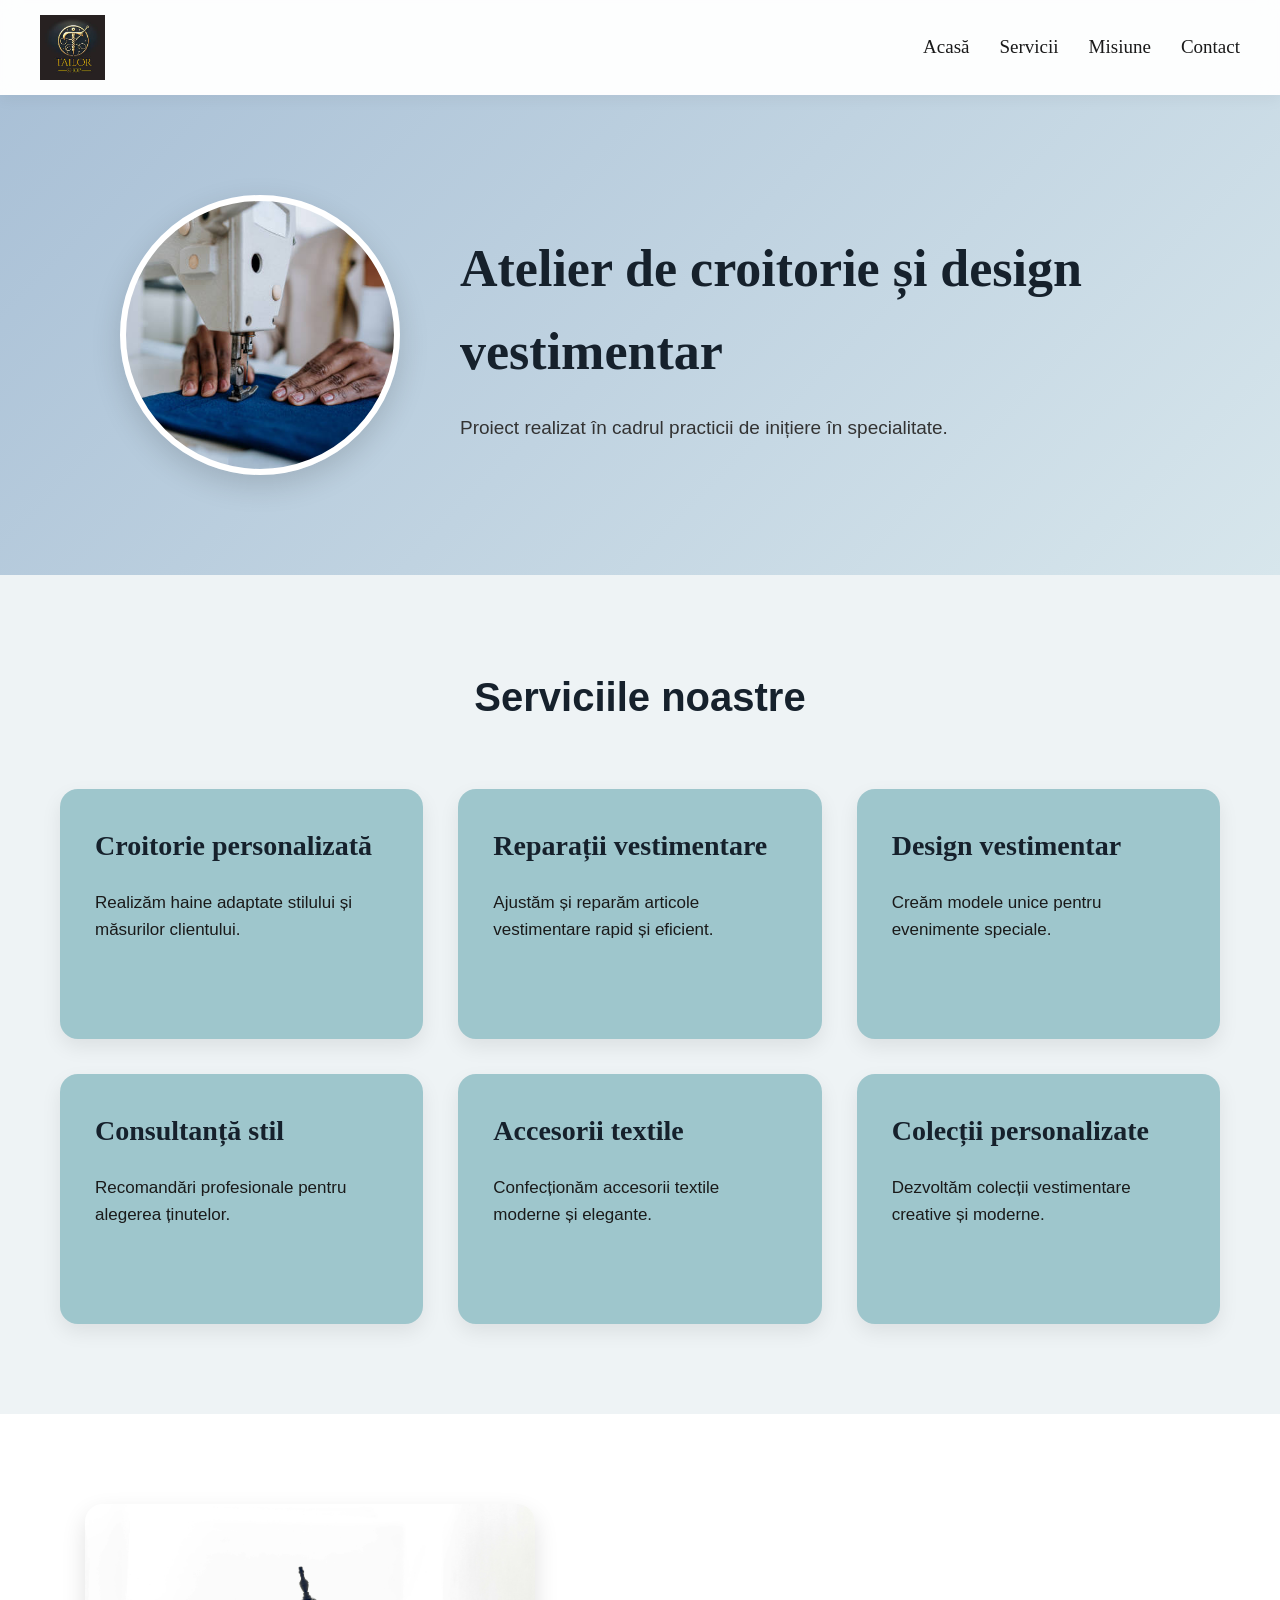
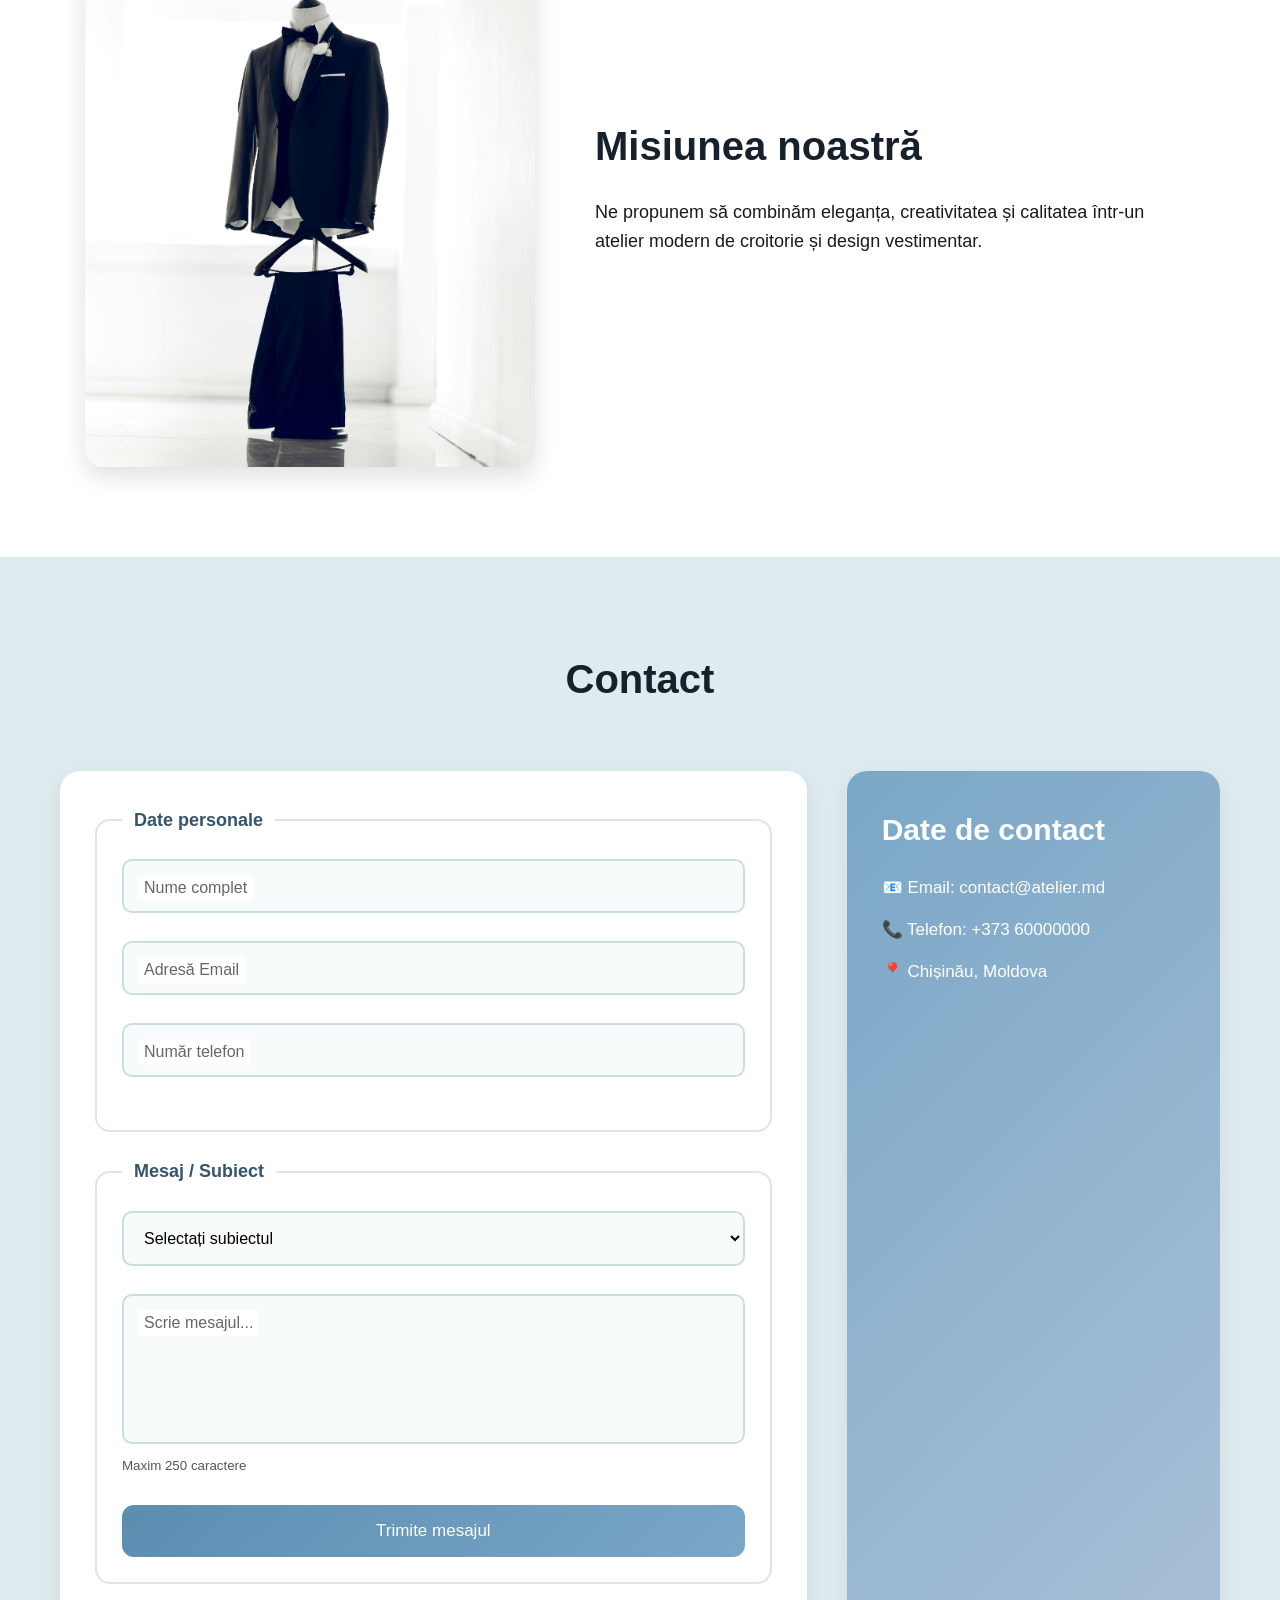
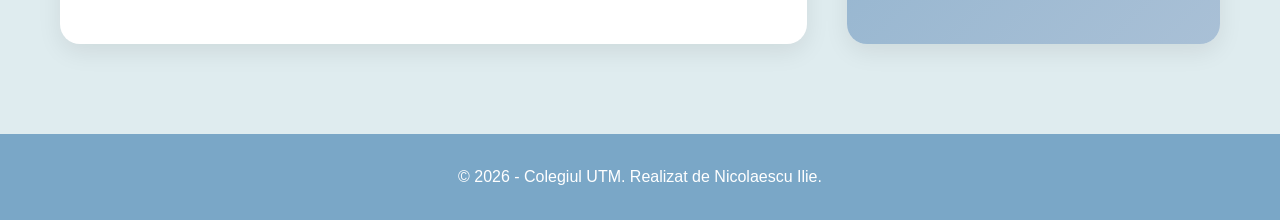
<file: index.html>
<!DOCTYPE html>
<html lang="ro">
<head>
    <meta charset="UTF-8">
    <meta name="viewport" content="width=device-width, initial-scale=1.0">
    <meta name="description" content="Atelier de croitorie și design vestimentar">
    <meta name="author" content="Nicolaescu Ilie">
    <title>
        Acasă | Atelier de croitorie și design vestimentar
    </title>
    <link rel="stylesheet" href="assets/css/css.css">
</head>
<body>
    <header class="site-header">
        <nav class="main-nav">
            <div class="logo">
                <img
                    src="assets/img/logo.jpg"
                    alt="Logo atelier de croitorie">
            </div>
            <ul class="nav-list">
                <li><a href="#hero">Acasă</a></li>
                <li><a href="#servicii">Servicii</a></li>
                <li><a href="#misiune">Misiune</a></li>
                <li><a href="#contact">Contact</a></li>
            </ul>
        </nav>
    </header>
    <main class="main-content">
        <section id="hero" class="hero-section">
            <div class="hero-image">
            </div>
            <div class="hero-content">
                <h1 class="hero-title">
                    Atelier de croitorie și design vestimentar
                </h1>
                <p class="hero-text">
                    Proiect realizat în cadrul practicii de inițiere în specialitate.
                </p>
            </div>
        </section>
        <section id="servicii" class="services-section">
            <h2 class="section-title">
                Serviciile noastre
            </h2>
            <div class="services-grid">
                <article class="service-card">
                    <h3 class="card-title">
                        Croitorie personalizată
                    </h3>
                    <p class="card-text">
                        Realizăm haine adaptate stilului și măsurilor clientului.
                    </p>
                </article>
                <article class="service-card">
                    <h3 class="card-title">
                        Reparații vestimentare
                    </h3>
                    <p class="card-text">
                        Ajustăm și reparăm articole vestimentare rapid și eficient.
                    </p>
                </article>
                <article class="service-card">
                    <h3 class="card-title">
                        Design vestimentar
                    </h3>
                    <p class="card-text">
                        Creăm modele unice pentru evenimente speciale.
                    </p>
                </article>
                <article class="service-card">
                    <h3 class="card-title">
                        Consultanță stil
                    </h3>
                    <p class="card-text">
                        Recomandări profesionale pentru alegerea ținutelor.
                    </p>
                </article>
                <article class="service-card">
                    <h3 class="card-title">
                        Accesorii textile
                    </h3>
                    <p class="card-text">
                        Confecționăm accesorii textile moderne și elegante.
                    </p>
                </article>
                <article class="service-card">
                    <h3 class="card-title">
                        Colecții personalizate
                    </h3>
                    <p class="card-text">
                        Dezvoltăm colecții vestimentare creative și moderne.
                    </p>
                </article>
            </div>
        </section>
        <section id="misiune" class="mission-section">
            <div class="mission-image">
                <img
                    src="assets/img/tux.jpg"
                    alt="Imagine atelier">
            </div>
            <div class="mission-text">
                <h2>
                    Misiunea noastră
                </h2>
                <p>
                    Ne propunem să combinăm eleganța,
                    creativitatea și calitatea
                    într-un atelier modern de croitorie
                    și design vestimentar.
                </p>
            </div>
        </section>
        <section id="contact" class="contact-section">
            <h2 class="section-title">
                Contact
            </h2>
            <div class="contact-grid">
                <form class="contact-form">
                    <fieldset>
                        <legend>
                            Date personale
                        </legend>
                        <div class="floating-group">
                            <input
                                type="text"
                                id="fullname"
                                placeholder=" "
                                required
                                autocomplete="name">
                            <label for="fullname">
                                Nume complet
                            </label>
                            <span class="error-msg">
                                Introduceți numele complet.
                            </span>
                        </div>
                        <div class="floating-group">
                            <input
                                type="email"
                                id="email"
                                placeholder=" "
                                required
                                autocomplete="email">
                            <label for="email">
                                Adresă Email
                            </label>
                            <span class="error-msg">
                                Introduceți un email valid.
                            </span>
                        </div>
                        <div class="floating-group">
                            <input
                                type="tel"
                                id="phone"
                                placeholder=" "
                                required
                                autocomplete="tel">
                            <label for="phone">
                                Număr telefon
                            </label>
                            <span class="error-msg">
                                Introduceți numărul de telefon.
                            </span>
                        </div>
                    </fieldset>
                    <fieldset>
                        <legend>
                            Mesaj / Subiect
                        </legend>
                        <div class="floating-group">
                            <select required>
                                <option value="">
                                    Selectați subiectul
                                </option>
                                <option>
                                    Programare
                                </option>
                                <option>
                                    Informații produse
                                </option>
                                <option>
                                    Colaborare
                                </option>
                            </select>
                        </div>
                        <div class="floating-group">
                            <textarea
                                placeholder=" "
                                maxlength="250"
                                required></textarea>
                            <label>
                                Scrie mesajul...
                            </label>
                            <small>
                                Maxim 250 caractere
                            </small>
                        </div>
                        <button
                            type="submit"
                            class="submit-btn">
                            Trimite mesajul
                        </button>
                    </fieldset>
                </form>
                <div class="contact-info">
                    <h3>
                        Date de contact
                    </h3>
                    <p>
                        📧 Email:
                        contact@atelier.md
                    </p>
                    <p>
                        📞 Telefon:
                        +373 60000000
                    </p>
                    <p>
                        📍 Chișinău, Moldova
                    </p>
                </div>
            </div>
        </section>
    </main>
    <footer class="site-footer">
        <p>
            © 2026 - Colegiul UTM.
            Realizat de Nicolaescu Ilie.
        </p>
    </footer>
</body>
</html>
</file>
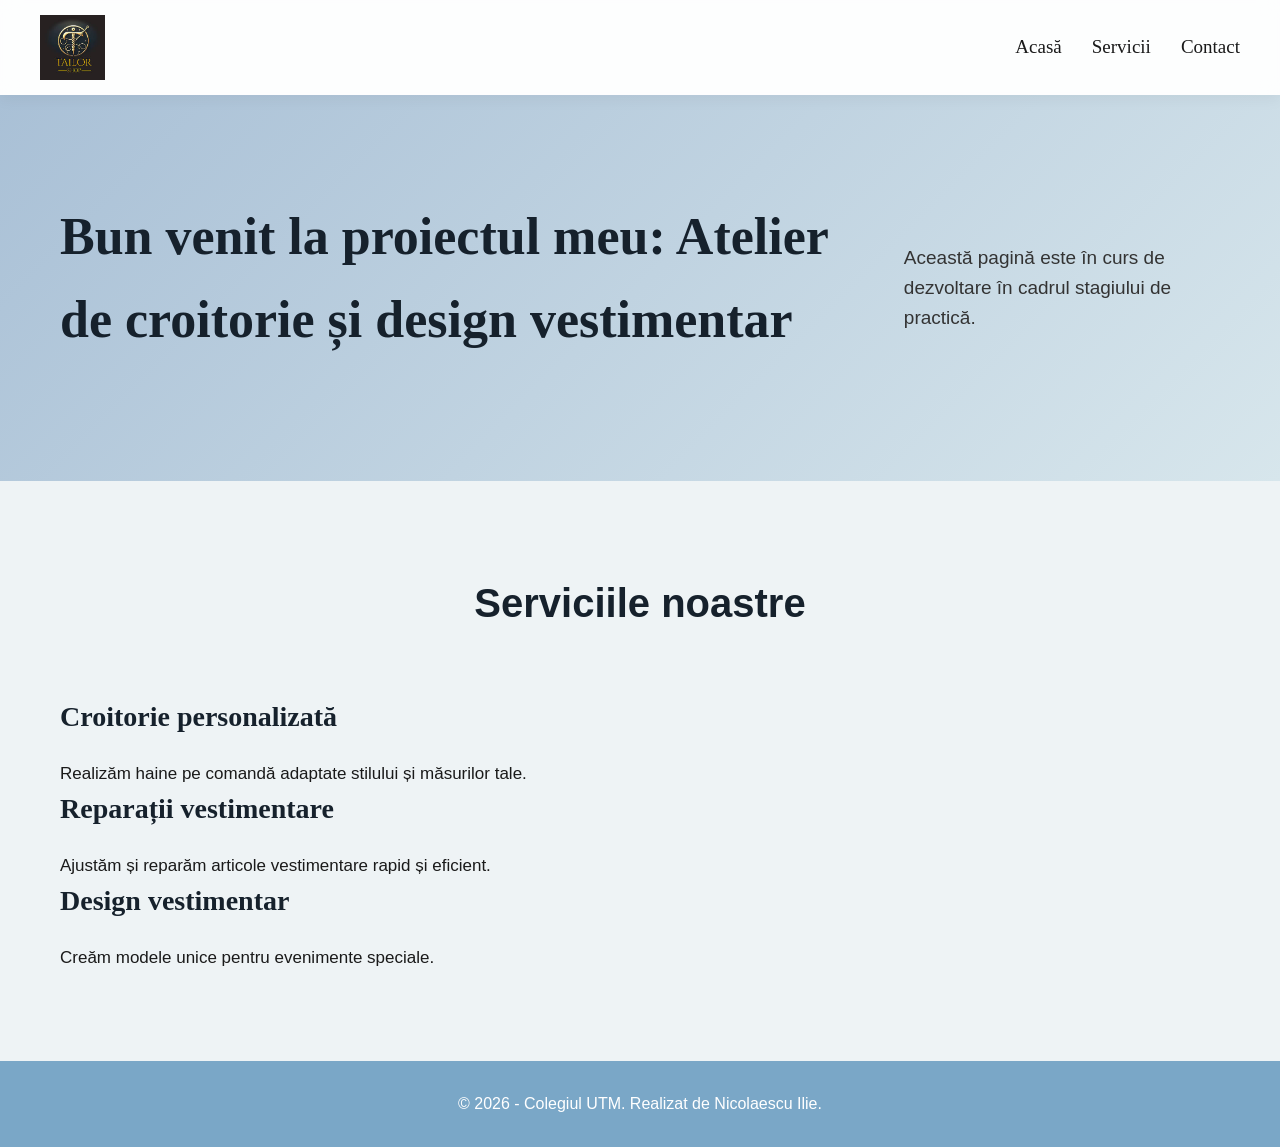
<file: assets/html.html>
<!DOCTYPE html>
<html lang="ro">
<head>
    <meta charset="UTF-8">
    <meta name="viewport" content="width=device-width, initial-scale=1.0">
    <meta name="description" content="Proiect de practică - Inițiere în specialitate la Colegiul UTM">
    <meta name="author" content="Nicolaescu Ilie">
    <title>Acasă | Atelier de croitorie și design vestimentar</title>
    
    <link rel="stylesheet" href="css/css.css">
</head>
<body>
    <header class="site-header">
        <nav class="main-nav">
            <div class="logo">
                <img src="img/logo.jpg" alt="Logo atelier">
            </div>

            <ul class="nav-list">
                <li><a href="#hero">Acasă</a></li>
                <li><a href="#servicii">Servicii</a></li>
                <li><a href="#">Contact</a></li>
            </ul>
        </nav>
    </header>
    <main class="main-content">
        <section id="hero" class="hero-section">
            <h1 class="hero-title">Bun venit la proiectul meu: Atelier de croitorie și design vestimentar</h1>
            <p class="hero-text">Această pagină este în curs de dezvoltare în cadrul stagiului de practică.</p>
        </section>
        <section id="servicii" class="services-section">
            <h2 class="section-title">Serviciile noastre</h2>

            <div class="cards-container">

                <article class="card">
                    <h3 class="card-title">Croitorie personalizată</h3>
                    <p class="card-text">Realizăm haine pe comandă adaptate stilului și măsurilor tale.</p>
                </article>

                <article class="card">
                    <h3 class="card-title">Reparații vestimentare</h3>
                    <p class="card-text">Ajustăm și reparăm articole vestimentare rapid și eficient.</p>
                </article>

                <article class="card">
                    <h3 class="card-title">Design vestimentar</h3>
                    <p class="card-text">Creăm modele unice pentru evenimente speciale.</p>
                </article>

            </div>
        </section>

    </main>
    <footer class="site-footer">
        <p>&copy; 2026 - Colegiul UTM. Realizat de Nicolaescu Ilie.</p>
    </footer>

</body>
</html>
</file>
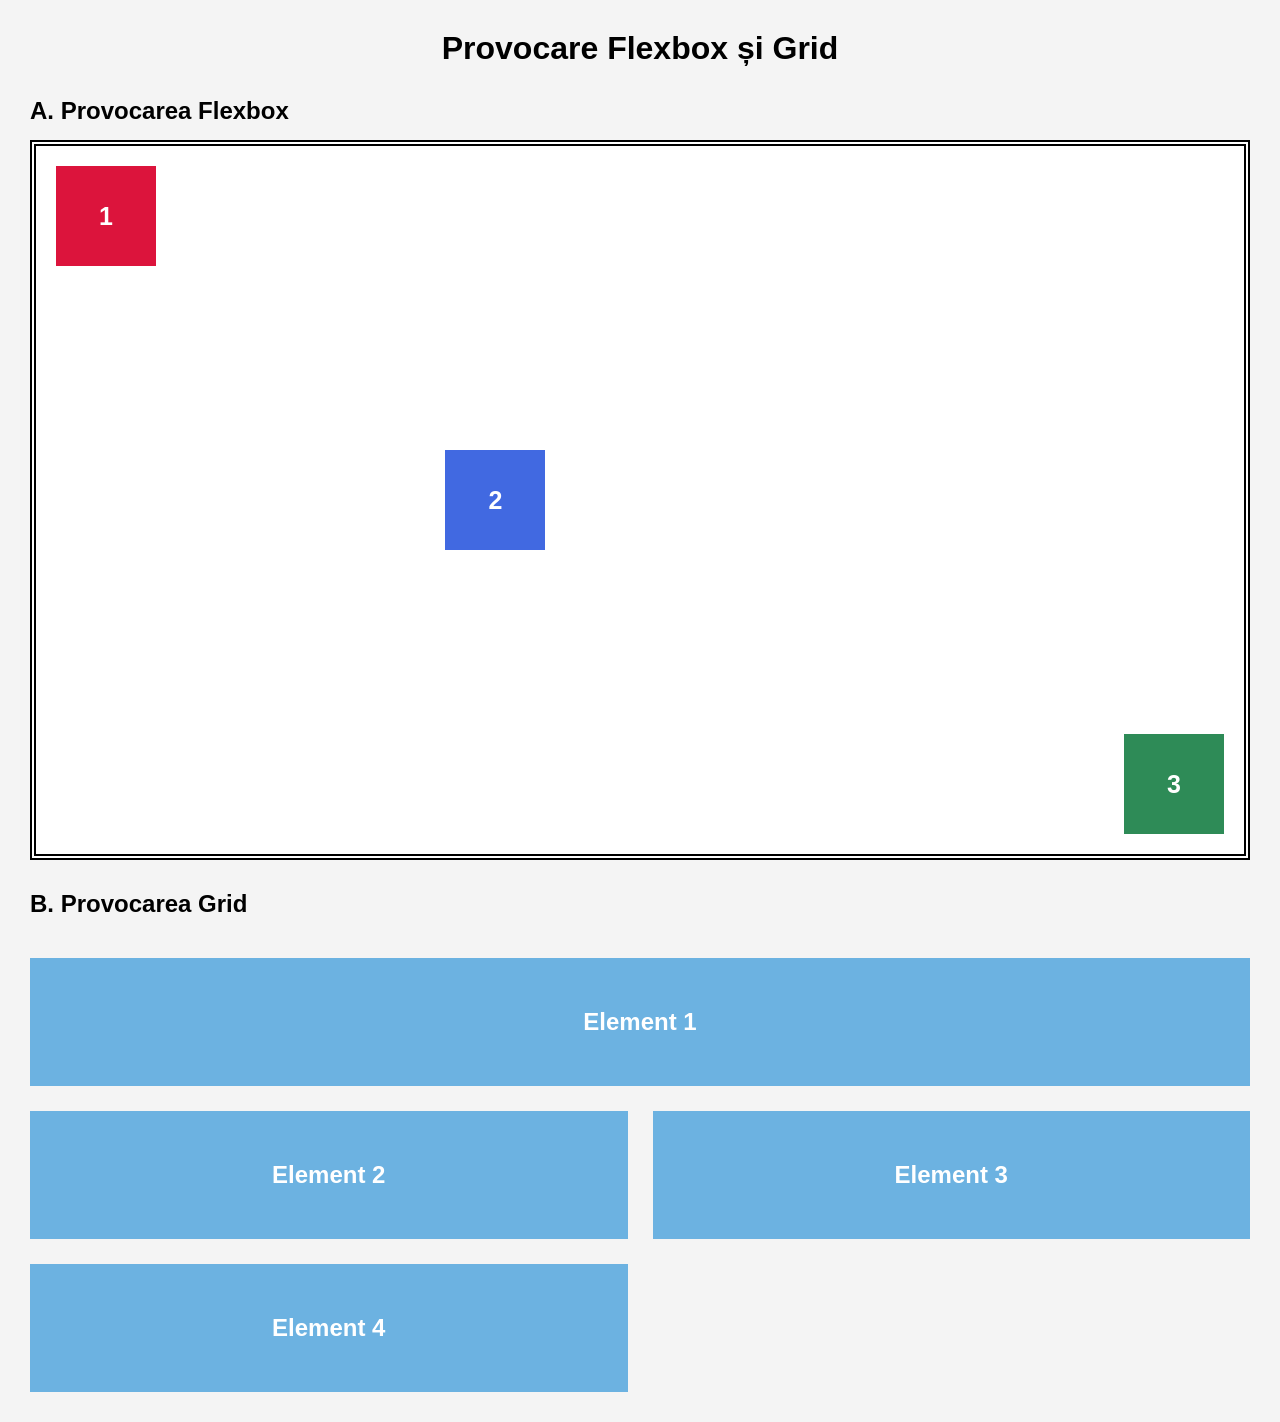
<file: assets/docs/proba.html>
<!DOCTYPE html>
<html lang="ro">
<head>
  <meta charset="UTF-8">
  <meta name="viewport" content="width=device-width, initial-scale=1.0">
  <title>Flexbox și Grid</title>

  <style>

    *{
      margin:0;
      padding:0;
      box-sizing:border-box;
    }

    body{
      font-family:Arial, sans-serif;
      padding:30px;
      background:#f4f4f4;
    }

    h1{
      text-align:center;
      margin-bottom:30px;
    }

    h2{
      margin:30px 0 15px;
    }

    .flex-container{
      height:80vh;
      border:6px double black;
      display:flex;
      padding:20px;
      background:white;
    }

    .box{
      width:100px;
      height:100px;
      color:white;
      font-size:25px;
      font-weight:bold;
      display:flex;
      justify-content:center;
      align-items:center;
    }

    .box-1{
      background:crimson;
      align-self:flex-start;
    }
    .box-2{
      background:royalblue;
      margin:auto;
    }
    .box-3{
      background:seagreen;
      align-self:flex-end;
      margin-left:auto;
    }
    .grid-container{
      margin-top:40px;
      display:grid;
      grid-template-columns:1fr 1fr;
      gap:25px;
    }
    .item{
      background:rgba(52, 152, 219, 0.7);
      color:white;
      font-size:24px;
      font-weight:bold;
      padding:50px;
      text-align:center;
    }
    .item-1{
      grid-column:1 / 3;
    }
  </style>
</head>
<body>
  <h1>Provocare Flexbox și Grid</h1>
  <h2>A. Provocarea Flexbox</h2>
  <div class="flex-container">
    <div class="box box-1">1</div>
    <div class="box box-2">2</div>
    <div class="box box-3">3</div>
  </div>
  <h2>B. Provocarea Grid</h2>
  <div class="grid-container">
    <div class="item item-1">Element 1</div>
    <div class="item">Element 2</div>
    <div class="item">Element 3</div>
    <div class="item">Element 4</div>
  </div>
</body>
</html>
</file>
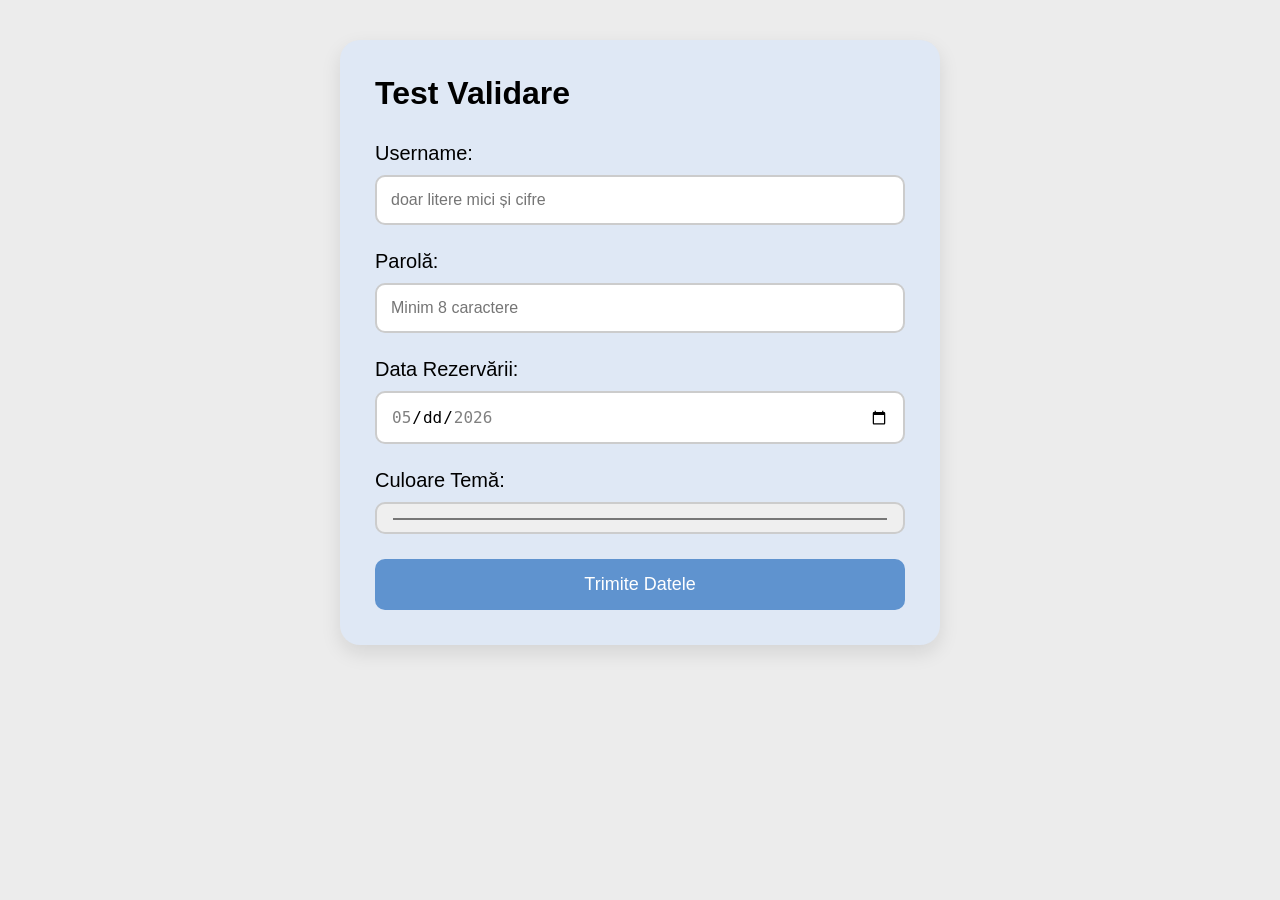
<file: assets/docs/test-formulat.html>
<!DOCTYPE html>
<html lang="ro">
<head>
<meta charset="UTF-8">
<meta name="viewport" content="width=device-width, initial-scale=1.0">
<title>Test Validare</title>
<style>
    *{
        margin:0;
        padding:0;
        box-sizing:border-box;
    }
    :root{
        --theme-color:#dfe8f5;
    }
    body{
        font-family:Arial,sans-serif;
        background:#ececec;
        padding:40px;
    }
    .form-container{
        max-width:600px;
        margin:auto;
        background:var(--theme-color);
        padding:35px;
        border-radius:20px;
        box-shadow:0 8px 20px rgba(0,0,0,0.1);
        transition:0.3s;
    }
    h1{
        margin-bottom:30px;
    }
    .form-group{
        margin-bottom:25px;
    }
    label{
        display:block;
        margin-bottom:10px;
        font-size:20px;
    }
    input{
        width:100%;
        padding:14px;
        border:2px solid #ccc;
        border-radius:10px;
        font-size:16px;
    }
    input:focus{
        outline:none;
        border-color:#5f93cf;
    }
    .btn{
        width:100%;
        padding:15px;
        border:none;
        border-radius:10px;
        background:#5f93cf;
        color:white;
        font-size:18px;
        cursor:pointer;
    }
    .btn:hover{
        opacity:0.9;
    }
</style>
</head>
<body>
<div class="form-container" id="testForm">
    <h1>Test Validare</h1>
    <form>
        <div class="form-group">
            <label for="username">
                Username:
            </label>
            <input
                type="text"
                id="username"
                required
                minlength="5"
                pattern="[a-z0-9]{5,}"
                placeholder="doar litere mici și cifre">
        </div>
        <div class="form-group">
            <label for="password">
                Parolă:
            </label>
            <input
                type="password"
                id="password"
                required
                pattern="^(?=.*[A-Z]){8,}$"
                placeholder="Minim 8 caractere">
        </div>
        <div class="form-group">
            <label for="date">
                Data Rezervării:
            </label>
            <input
                type="date"
                id="date"
                min="2026-05-01"
                max="2026-05-31"
                required>
        </div>
        <div class="form-group">
            <label for="themeColor">
                Culoare Temă:
            </label>
            <input
                type="color"
                id="themeColor"
                value="#dfe8f5">
        </div>
        <button
            type="submit"
            class="btn">
            Trimite Datele
        </button>
    </form>
</div>
<script>
    const colorPicker =
    document.getElementById("themeColor");
    colorPicker.addEventListener("input",function(){
        document.documentElement.style.setProperty(
            "--theme-color",
            this.value
        );
    });
</script>
</body>
</html>
</file>
<file: assets/css/css.css>
*{
    margin:0;
    padding:0;
    box-sizing:border-box;
}

:root{
    --primary:#7aa7c7;
    --secondary:#9ec6cc;
    --light:#eef3f5;
    --dark:#1a1a1a;
    --white:#ffffff;
}

html{
    scroll-behavior:smooth;
}

body{
    font-family:"Segoe UI",sans-serif;
    background:var(--light);
    color:var(--dark);
    line-height:1.6;
}

.site-header{
    position:sticky;
    top:0;
    z-index:1000;
    background:rgba(255,255,255,0.85);
    backdrop-filter:blur(10px);
    padding:15px 40px;
    box-shadow:0 4px 15px rgba(0,0,0,0.05);
}

.main-nav{
    display:flex;
    justify-content:space-between;
    align-items:center;
}

.logo img{
    height:65px;
    display:block;
}

.nav-list{
    list-style:none;
    display:flex;
    gap:30px;
}

.nav-list a{
    position:relative;
    text-decoration:none;
    color:var(--dark);
    font-size:19px;
    font-family:cursive;
    transition:0.3s;
}

.nav-list a:hover{
    color:var(--primary);
}

.nav-list a::after{
    content:"";
    position:absolute;
    left:0;
    bottom:-5px;
    width:0%;
    height:2px;
    background:var(--primary);
    transition:width 0.3s ease;
}

.nav-list a:hover::after{
    width:100%;
}

.hero-section{
    display:flex;
    align-items:center;
    justify-content:center;
    gap:60px;
    padding:100px 60px;
    background:linear-gradient(
        135deg,
        #a9c0d6,
        #d7e6ec
    );
}

.hero-image{
    width:280px;
    height:280px;
    border-radius:50%;
    background-image:url("../img/sewing.jpg");
    background-size:cover;
    background-position:center;
    border:6px solid white;
    box-shadow:0 10px 30px rgba(0,0,0,0.15);
    flex-shrink:0;
}

.hero-content{
    max-width:700px;
}

.hero-title{
    font-size:52px;
    margin-bottom:20px;
    font-family:cursive;
    color:#16212c;
}

.hero-text{
    font-size:19px;
    color:#333;
}

.services-section{
    padding:90px 60px;
}

.section-title{
    text-align:center;
    font-size:40px;
    margin-bottom:60px;
    color:#16212c;
}

.services-grid{
    display:grid;
    grid-template-columns:
    repeat(auto-fit,minmax(280px,1fr));
    gap:35px;
}

.service-card{
    background:var(--secondary);
    padding:35px;
    border-radius:18px;
    min-height:250px;
    box-shadow:0 8px 20px rgba(0,0,0,0.08);

    transition:
    transform 0.35s cubic-bezier(0.25,0.46,0.45,0.94),
    box-shadow 0.35s ease;
}

.service-card:hover{
    transform:translateY(-12px);
    box-shadow:0 20px 40px rgba(0,0,0,0.12);
}

.card-title{
    font-size:28px;
    margin-bottom:20px;
    font-family:cursive;
    color:#16212c;
}

.card-text{
    font-size:17px;
}

.mission-section{
    display:flex;
    align-items:center;
    justify-content:center;
    gap:60px;
    padding:90px 60px;
    background:white;
}

.mission-image img{
    width:100%;
    max-width:450px;
    border-radius:18px;
    display:block;
    box-shadow:0 10px 25px rgba(0,0,0,0.12);
}

.mission-text{
    max-width:600px;
}

.mission-text h2{
    font-size:40px;
    margin-bottom:20px;
    color:#16212c;
}

.mission-text p{
    font-size:18px;
}

.contact-section{
    padding:90px 60px;
    background:#dfecef;
}

.contact-grid{
    display:grid;
    grid-template-columns:2fr 1fr;
    gap:40px;
}

.contact-form{
    background:white;
    padding:35px;
    border-radius:20px;
    box-shadow:0 8px 25px rgba(0,0,0,0.08);
}

fieldset{
    border:2px solid #d9e6ea;
    padding:25px;
    border-radius:15px;
    margin-bottom:25px;
}

legend{
    padding:0 12px;
    font-size:18px;
    font-weight:bold;
    color:#35546d;
}

.floating-group{
    position:relative;
    margin-bottom:28px;
}

.floating-group input,
.floating-group textarea,
.floating-group select{
    width:100%;
    padding:16px;
    border:2px solid #ccdce2;
    border-radius:10px;
    font-size:16px;
    background:#f8fbfc;
    transition:0.3s;
    outline:none;
}

.floating-group input:focus,
.floating-group textarea:focus,
.floating-group select:focus{
    border-color:var(--primary);
    background:white;
}

.floating-group label{
    position:absolute;
    left:16px;
    top:16px;
    background:white;
    padding:0 6px;
    color:#666;
    transition:0.3s;
    pointer-events:none;
}

.floating-group input:focus + label,
.floating-group input:not(:placeholder-shown) + label,
.floating-group textarea:focus + label,
.floating-group textarea:not(:placeholder-shown) + label{
    top:-10px;
    font-size:12px;
    color:var(--primary);
}

textarea{
    resize:none;
    min-height:150px;
}

small{
    color:#555;
}

.error-msg{
    display:none;
    margin-top:6px;
    color:#d62828;
    font-size:13px;
}

input:invalid:focus + label + .error-msg{
    display:block;
}

.submit-btn{
    width:100%;
    padding:16px;
    border:none;
    border-radius:12px;
    background:linear-gradient(
        135deg,
        #5c8db1,
        #7aa7c7
    );
    color:white;
    font-size:17px;
    cursor:pointer;
    transition:0.3s;
    position:relative;
    overflow:hidden;
}

.submit-btn:hover{
    transform:translateY(-3px);
    box-shadow:0 10px 20px rgba(0,0,0,0.12);
}

.submit-btn:active{
    animation:loading 0.6s linear infinite;
}

@keyframes loading{

    0%{
        transform:scale(1);
    }

    50%{
        transform:scale(0.96);
    }

    100%{
        transform:scale(1);
    }

}

.contact-info{
    background:linear-gradient(
        135deg,
        #7aa7c7,
        #a9c0d6
    );

    padding:35px;
    border-radius:20px;
    color:white;

    box-shadow:0 8px 25px rgba(0,0,0,0.08);
}

.contact-info h3{
    font-size:30px;
    margin-bottom:20px;
}

.contact-info p{
    margin-bottom:15px;
    font-size:17px;
}

.contact-info iframe{
    border-radius:15px;
    margin-top:20px;
}

.site-footer{
    background:#7aa7c7;
    text-align:center;
    padding:30px;
    color:white;
    margin-top:0;
    font-size:16px;
}

@media(max-width:992px){

    .contact-grid{
        grid-template-columns:1fr;
    }

    .mission-section{
        flex-direction:column;
        text-align:center;
    }

}

@media(max-width:768px){

    .hero-section{
        flex-direction:column;
        text-align:center;
        padding:80px 30px;
    }

    .main-nav{
        flex-direction:column;
        gap:20px;
    }

    .nav-list{
        flex-wrap:wrap;
        justify-content:center;
    }

    .hero-title{
        font-size:38px;
    }

    .section-title{
        font-size:32px;
    }

    .services-section,
    .mission-section,
    .contact-section{
        padding:70px 30px;
    }

}

@media(max-width:480px){

    .hero-image{
        width:220px;
        height:220px;
    }

    .hero-title{
        font-size:30px;
    }

    .card-title{
        font-size:24px;
    }

}
</file>
